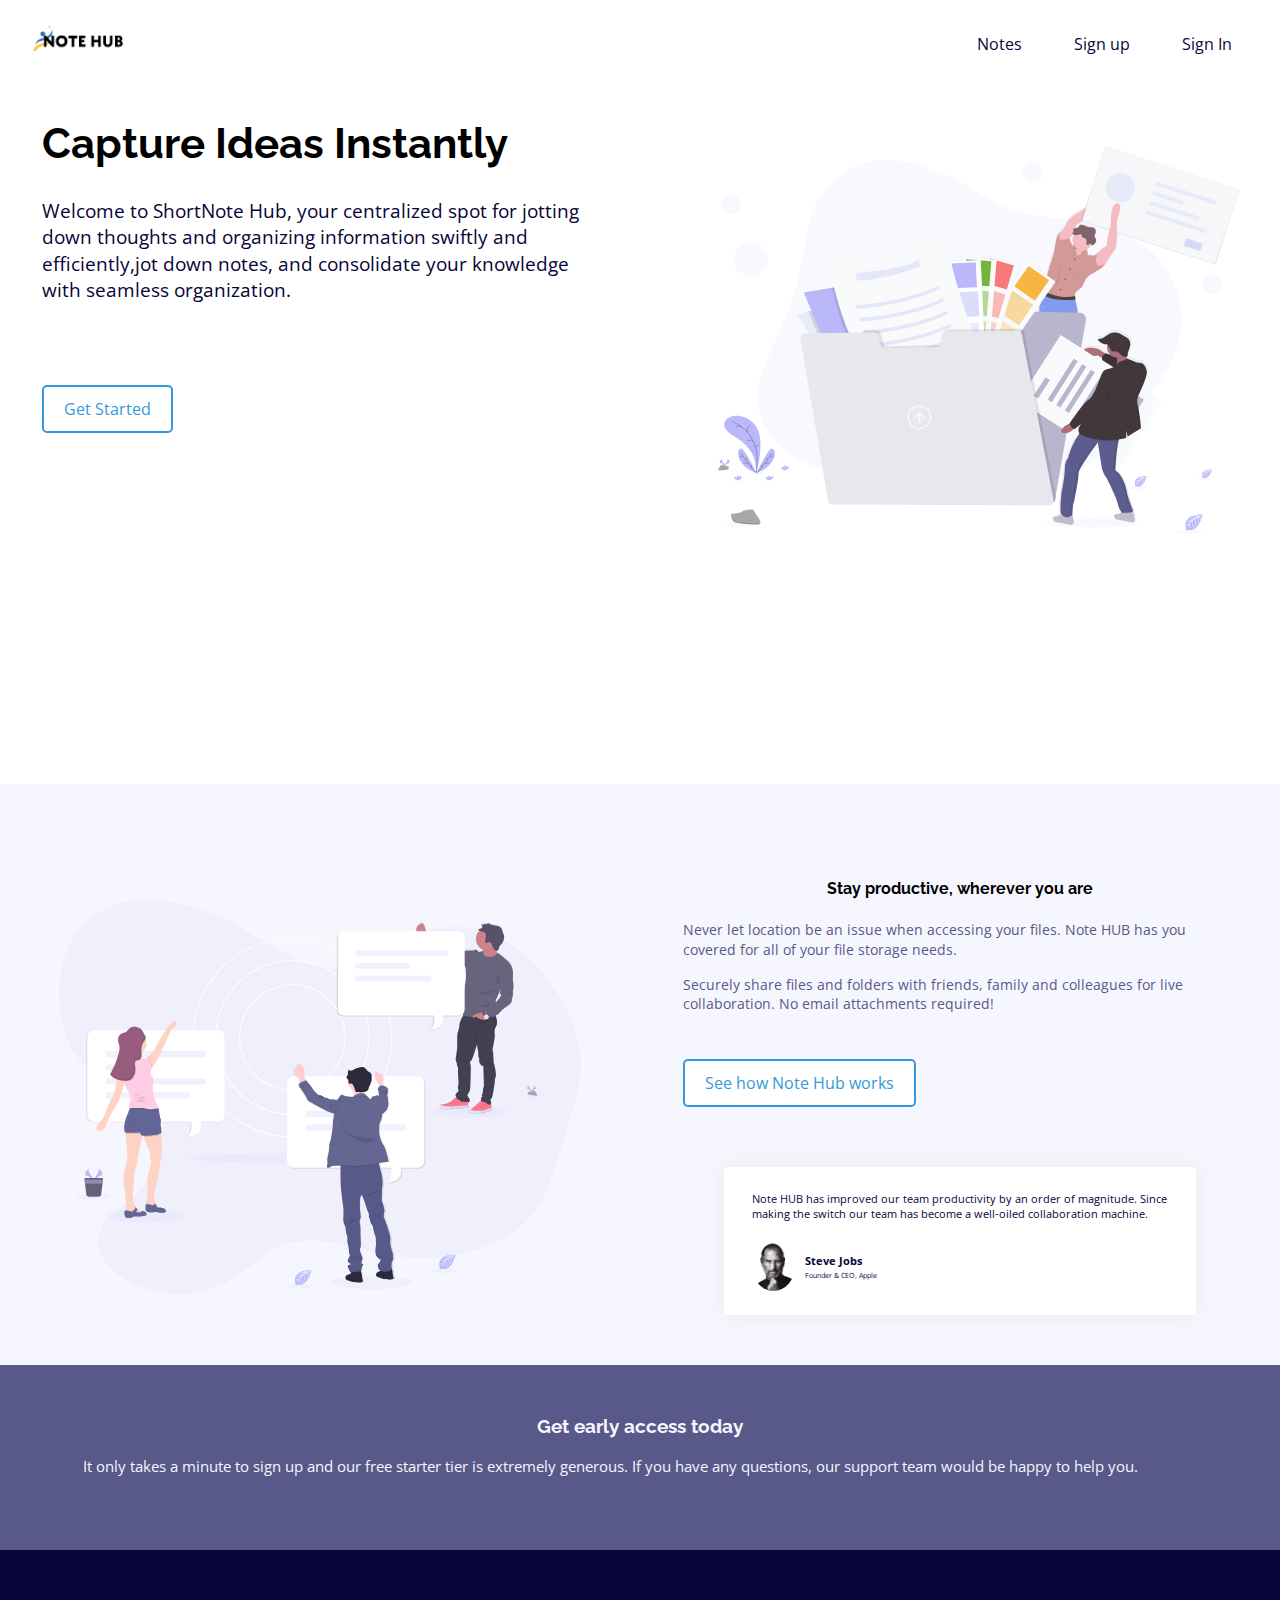
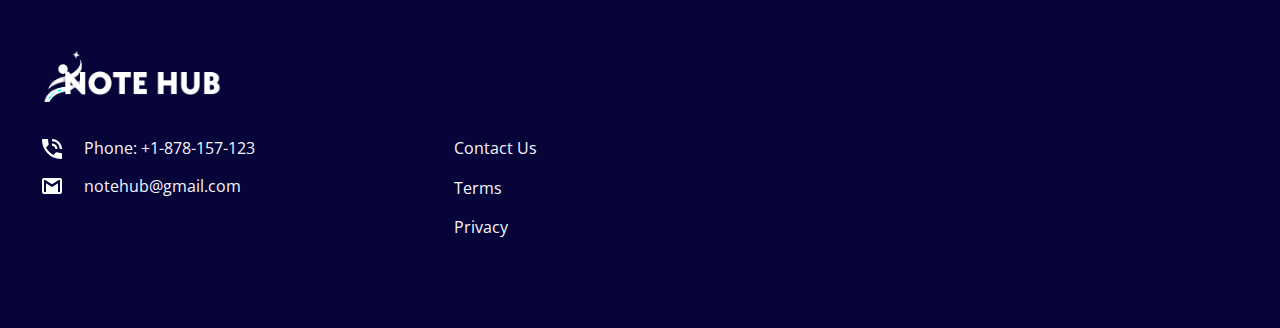
<file: index.html>
<!DOCTYPE html>
<html lang="en">

<head>
    <meta charset="UTF-8" />
    <meta name="viewport" content="width=device-width, initial-scale=1.0" />
    <link rel="stylesheet" href="pages/styles/index.css" />
    <link rel="stylesheet" href="https://use.fontawesome.com/releases/v5.15.4/css/all.css"
        integrity="sha384-DyZ88mC6Up2uqS4h/KRgHuoeGwBcD4Ng9SiP4dIRy0EXTlnuz47vAwmeGwVChigm" crossorigin="anonymous" />
    <title>Note Hub</title>
</head>

<body>
    <!-- Header -->
    <header>
        <div class="logo">
            <img src="pages/images/llogo.png" alt="">
        </div>
        <nav>
            <ul>
                <li><a href="pages/notes.html">Notes</a></li>
                <li><a href="pages/register.html">Sign up</a></li>
                <li><a href="pages/login.html">Sign In</a></li>
            </ul>
        </nav>
    </header>
    <!-- Main -->
    <main>
        <!-- Main part 1 -->
        <section class="main-1">
            <div class="container">
                <div class="row">
                    <img src="pages/images/illustration-1.svg" alt="" />
                    <div class="info">
                        <h1>Capture Ideas Instantly</h1>
                        <p>Welcome to ShortNote Hub, your centralized spot for jotting down
                            thoughts and organizing information swiftly and efficiently,jot down notes, and
                            consolidate your knowledge with seamless organization.</p>
                        <a href="pages/register.html" class="styled-button">Get Started</a>
                    </div>
                </div>
            </div>
        </section>

        <section class="main-2">

            <div class="container">
                <div class="row">
                    <img src="pages/images/illustration-2.svg" alt="" />

                    <div class="info">
                        <h2>Stay productive, wherever you are</h2>
                        <p>Never let location be an issue when accessing your files. Note HUB
                            has you covered for all of your file storage needs.</p>
                        <p>Securely share files and folders with friends, family and
                            colleagues for live collaboration. No email attachments
                            required!</p>
                        <a href="pages/register.html" class="styled-button"> See how Note Hub works</a>
                        <div class="quote">
                            <i class="fa fa-quote-left fa-1x"></i>
                            <p>Note HUB has improved our team productivity by an order of
                                magnitude. Since making the switch our team has become a
                                well-oiled collaboration machine.</p>
                            <div class="founder">
                                <img src="[data-uri]"
                                    alt="" />
                                <div class="details">
                                    <strong>Steve Jobs</strong>
                                    <strong>Founder & CEO, Apple</strong>
                                </div>
                            </div>
                        </div>
                    </div>
                </div>
            </div>
        </section>
        <!-- CTA -->
        <section class="cta">
            <div class="container">
                <div class="info">
                    <h2>Get early access today</h2>
                    <p>It only takes a minute to sign up and our free starter tier is
                        extremely generous. If you have any questions, our support team
                        would be happy to help you.</p>

                </div>
            </div>
        </section>
        <!-- Footer -->
        <div class="footer">
            <div class="container">
                <img src="pages/images/llogo.png" alt="" />
                <div class="footer-content">
                    <div class="col">
                        <div>
                            <img src="pages/images/icon-phone.svg" alt="" />
                            <p>Phone: +1-878-157-123</p>
                        </div>
                        <div>
                            <img src="pages/images/icon-email.svg" alt="" />
                            <p>notehub@gmail.com</p>
                        </div>
                    </div>
                    <div class="col">
                        <a href="#">Contact Us</a>
                        <a href="#">Terms</a>
                        <a href="#">Privacy</a>
                    </div>
                    <div class="col"></div>
                    <div class="col">
                        <a href="#"><i class="fa-facebook-f" aria-hidden="true"></i>Facebook</a>
                        <a href="#"><i class="fa-twitter" aria-hidden="true"></i>Twitter</a>
                        <a href="#"><i class="fa-instagram" aria-hidden="true"></i>Instagram</a>
                    </div>
                </div>
            </div>
        </div>
    </main>
</body>

</html>
</file>
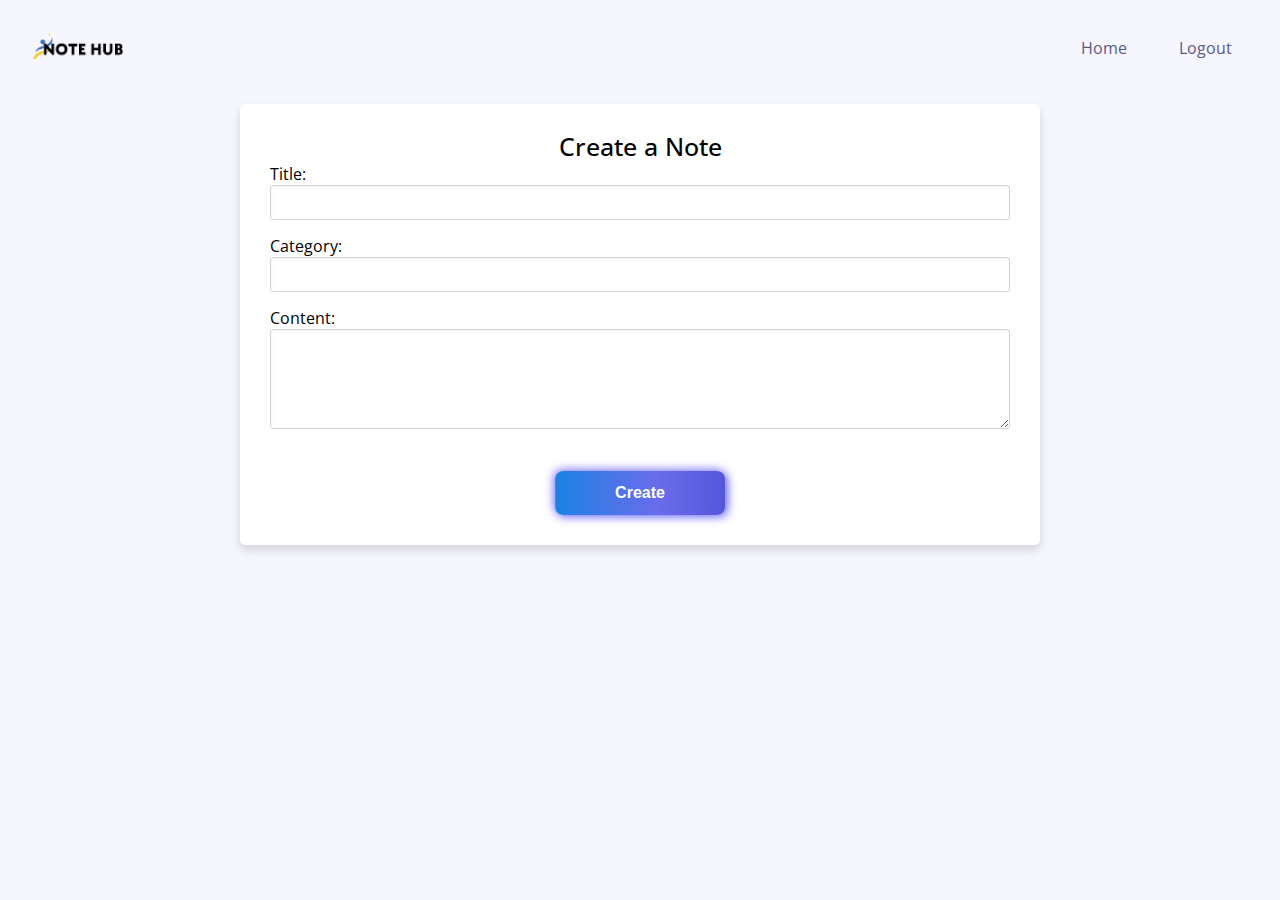
<file: pages/create.html>
<!DOCTYPE html>
<html lang="en">

<head>
  <meta charset="UTF-8">
  <meta name="viewport" content="width=device-width, initial-scale=1.0">
  <title>Create Note</title>
  <link rel="stylesheet" href="styles/create.css">
</head>

<body>
  <header>
    <div class="logo">
      <a href="../index.html"><img src="images/llogo.png" alt=""></a>
    </div>
    <nav>
      <ul>
        <li><a href="../index.html">Home</a></li>
        <li><a href="logout.html">Logout</a></li>
      </ul>
    </nav>
  </header>
  <div class="container">
    <h2>Create a Note</h2>
    <form method="post">
      <label for="note_title">Title:</label><br>
      <input type="text" id="note_title" name="note_title"><br>
      <label for="note_category">Category:</label><br>
      <input type="text" id="note_category" name="note_category"><br>
      <label for="note_content">Content:</label><br>
      <textarea id="note_content" name="note_content" rows="4"></textarea><br><br>
      <a href="notes.html">Create</a>
    </form>
  </div>
</body>

</html>
</file>
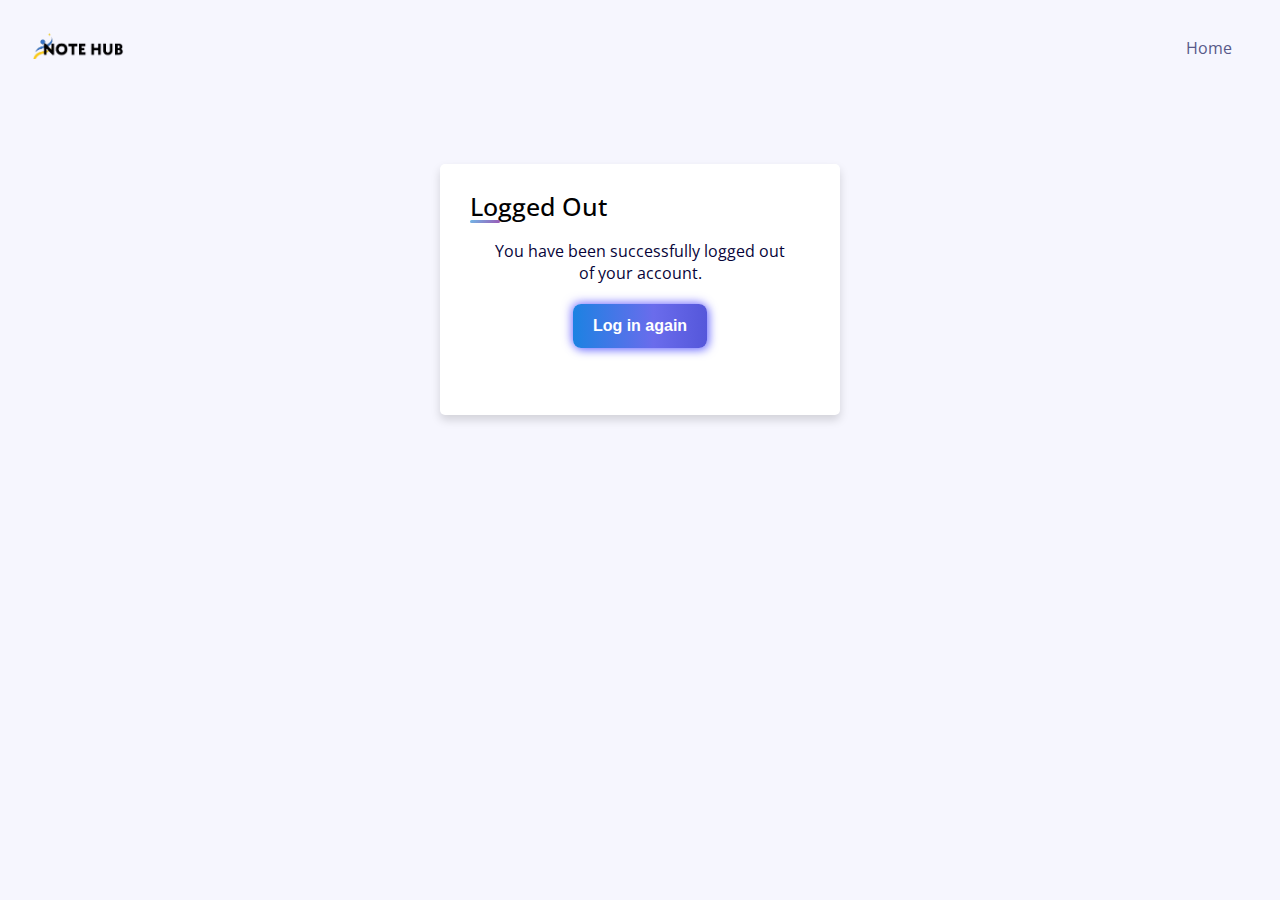
<file: pages/logout.html>
<!DOCTYPE html>
<html lang="en">

<head>
    <meta charset="UTF-8">
    <meta http-equiv="X-UA-Compatible" content="IE=edge">
    <meta name="viewport" content="width=device-width, initial-scale=1.0">
    <link rel="stylesheet" href="styles/logout.css">
    <title>Logged Out</title>

</head>

<body>
    <header>
        <div class="logo">
            <a href="../index.html"><img src="images/llogo.png" alt=""></a>
        </div>
        <nav>
            <ul>
                <li><a href="../index.html">Home</a></li>
            </ul>
        </nav>
    </header>
    <div class="whole">
        <div class="container">
            <div class="title">Logged Out</div>
            <div class="message">
                <p>You have been successfully logged out of your account.</p>
                <p>
                    <a href="login.html">Log in again</a>
                </p>
            </div>
        </div>
    </div>
    </div>
</body>

</html>
</file>
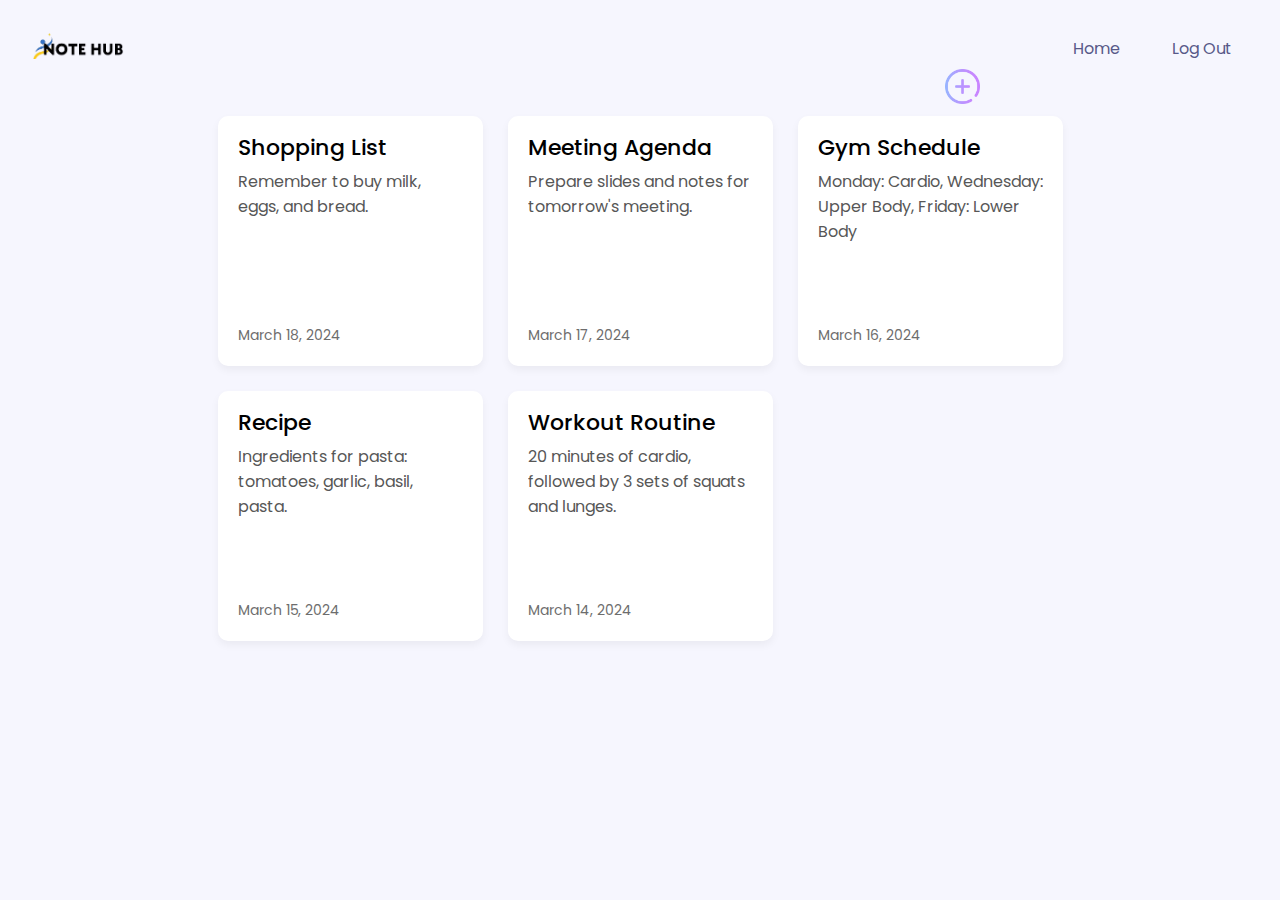
<file: pages/notes.html>
<!DOCTYPE html>
<html lang="en" dir="ltr">

<head>
  <meta charset="utf-8">
  <title>Notes</title>
  <link rel="stylesheet" href="styles/notes.css">
  <meta name="viewport" content="width=device-width, initial-scale=1.0">
  <!-- Iconscout Link For Icons -->
  <link rel="stylesheet" href="https://unicons.iconscout.com/release/v4.0.0/css/line.css">
</head>

<body>
  <header>
    <div class="logo">
      <a href="../index.html"><img src="images/llogo.png" alt=""></a>
    </div>
    <nav>
      <ul>
        <li><a href="../index.html">Home</a></li>
        <li><a href="logout.html">Log Out</a></li>
      </ul>
    </nav>
  </header>
  <a href="create.html">
    <div class="plus-icon">
      <img src="images/plus.png" alt="plus icon">
    </div>
  </a>
  <div class="wrapper">
    <div class="note">
      <div class="details">
        <p>Shopping List</p>
        <span>Remember to buy milk, eggs, and bread.</span>
      </div>
      <div class="bottom-content">
        <span>March 18, 2024</span>
      </div>
    </div>
    <div class="note">
      <div class="details">
        <p>Meeting Agenda</p>
        <span>Prepare slides and notes for tomorrow's meeting.</span>
      </div>
      <div class="bottom-content">
        <span>March 17, 2024</span>
      </div>
    </div>
    <div class="note">
      <div class="details">
        <p>Gym Schedule</p>
        <span>Monday: Cardio, Wednesday: Upper Body, Friday: Lower Body</span>
      </div>
      <div class="bottom-content">
        <span>March 16, 2024</span>
      </div>
    </div>
    <div class="note">
      <div class="details">
        <p>Recipe</p>
        <span>Ingredients for pasta: tomatoes, garlic, basil, pasta.</span>
      </div>
      <div class="bottom-content">
        <span>March 15, 2024</span>
      </div>
    </div>
    <div class="note">
      <div class="details">
        <p>Workout Routine</p>
        <span>20 minutes of cardio, followed by 3 sets of squats and lunges.</span>
      </div>
      <div class="bottom-content">
        <span>March 14, 2024</span>
      </div>
    </div>
  </div>
</body>

</html>
</file>
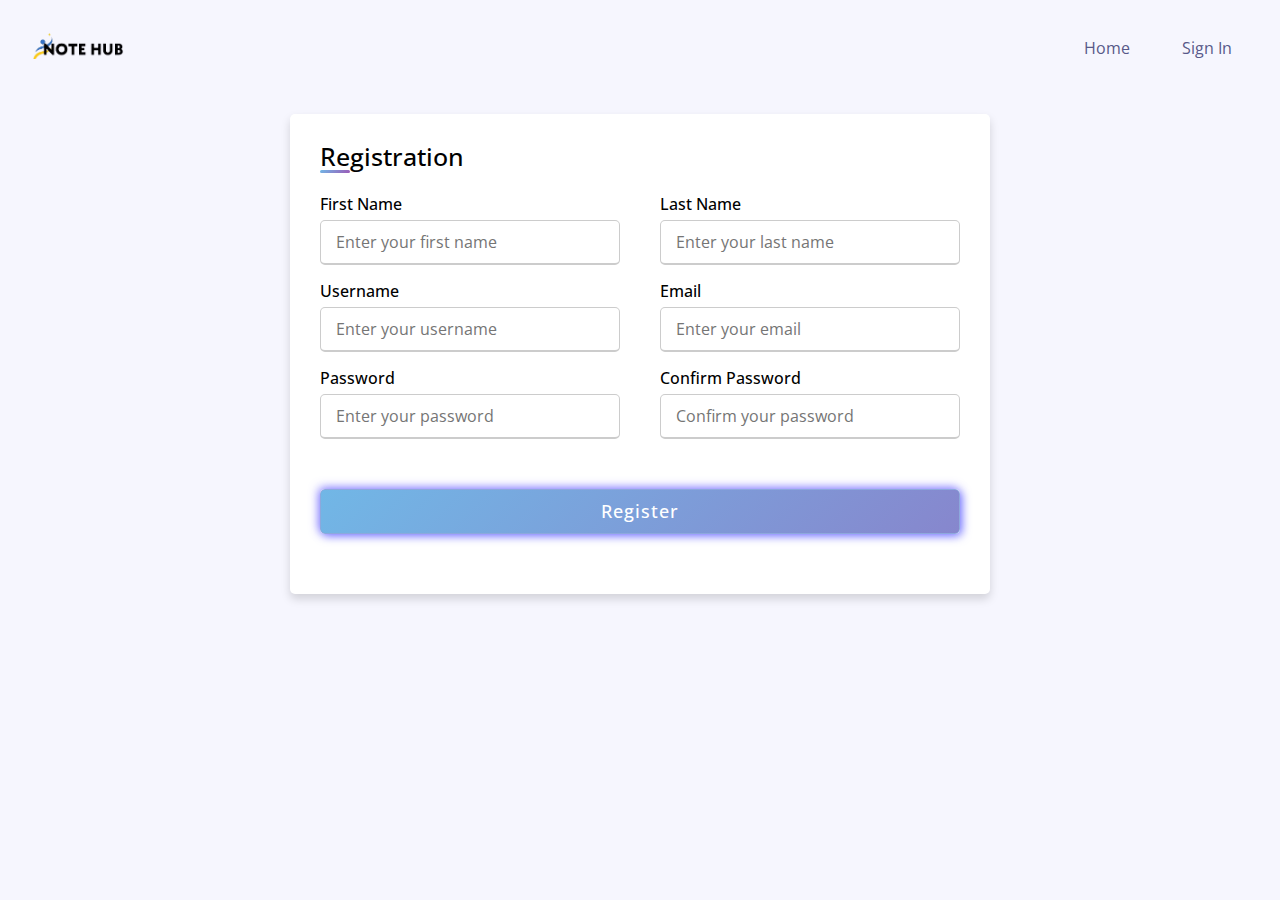
<file: pages/register.html>
<!DOCTYPE html>
<html lang="en">

<head>
  <meta charset="UTF-8">
  <meta http-equiv="X-UA-Compatible" content="IE=edge">
  <meta name="viewport" content="width=device-width, initial-scale=1.0">
  <link rel="stylesheet" href="styles/register.css" />
  <link rel="stylesheet" href="https://cdnjs.cloudflare.com/ajax/libs/font-awesome/5.15.2/css/all.min.css" />
</head>

<body>
  <header>
    <div class="logo">
      <a href="../index.html"><img src="images/llogo.png" alt=""></a>
    </div>
    <nav>
      <ul>
        <li><a href="../index.html">Home</a></li>
        <li><a href="login.html">Sign In</a></li>
      </ul>
    </nav>
  </header>
  <div class="whole">
    <div class="container">
      <div class="title">Registration</div>
      <div class="content">
        <form method="post" action="{% url 'register' %}">
          <div class="user-details">
            <form action="#">
              <div class="input-box">
                <span class="details">First Name</span>
                <input type="text" placeholder="Enter your first name" required>
              </div>
              <div class="input-box">
                <span class="details">Last Name</span>
                <input type="text" placeholder="Enter your last name" required>
              </div>
              <div class="input-box">
                <span class="details">Username</span>
                <input type="text" placeholder="Enter your username" required>
              </div>
              <div class="input-box">
                <span class="details">Email</span>
                <input type="text" placeholder="Enter your email" required>
              </div>
              <div class="input-box">
                <span class="details">Password</span>
                <input type="text" placeholder="Enter your password" required>
              </div>
              <div class="input-box">
                <span class="details">Confirm Password</span>
                <input type="text" placeholder="Confirm your password" required>
              </div>
          </div>
          <div class="button">
            <form action="login.html">
              <input type="submit" value="Register" onclick="window.location.href = '../index.html';">
            </form>
          </div>
        </form>
      </div>
    </div>
  </div>
</body>

</html>
</file>
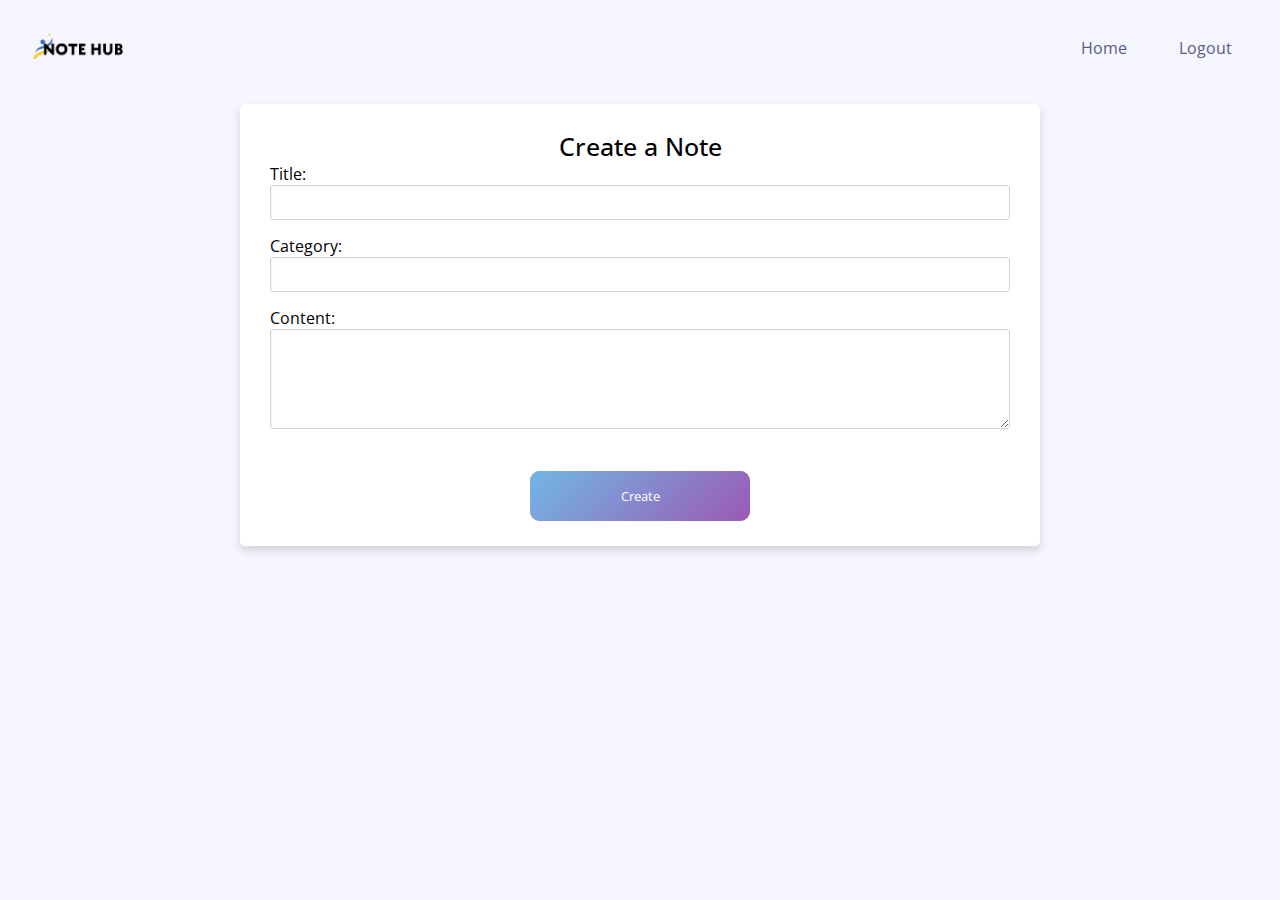
<file: users/create.html>
<!DOCTYPE html>
<html lang="en">
<head>
  <meta charset="UTF-8">
  <meta name="viewport" content="width=device-width, initial-scale=1.0">
  <title>Create Note</title>
  <link rel="stylesheet" href="styles/create.css">
</head>
<body>
  <header>
    <div class="logo">
      <a href="../index.html"><img src="images/llogo.png" alt=""></a>
    </div>
    <nav>
      <ul>
        <li><a href="../index.html">Home</a></li>
        <li><a href="logout.html">Logout</a></li>
      </ul>
    </nav>
  </header>
  <div class="container">
    <h2>Create a Note</h2>
    <form action="#" method="post">
      <label for="note_title">Title:</label><br>
      <input type="text" id="note_title" name="note_title"><br>
      <label for="note_category">Category:</label><br>
      <input type="text" id="note_category" name="note_category"><br>
      <label for="note_content">Content:</label><br>
      <textarea id="note_content" name="note_content" rows="4"></textarea><br><br>
      <button class="glow-on-hover">Create</button>
    </form>
  </div>
</body>
</html>
</file>
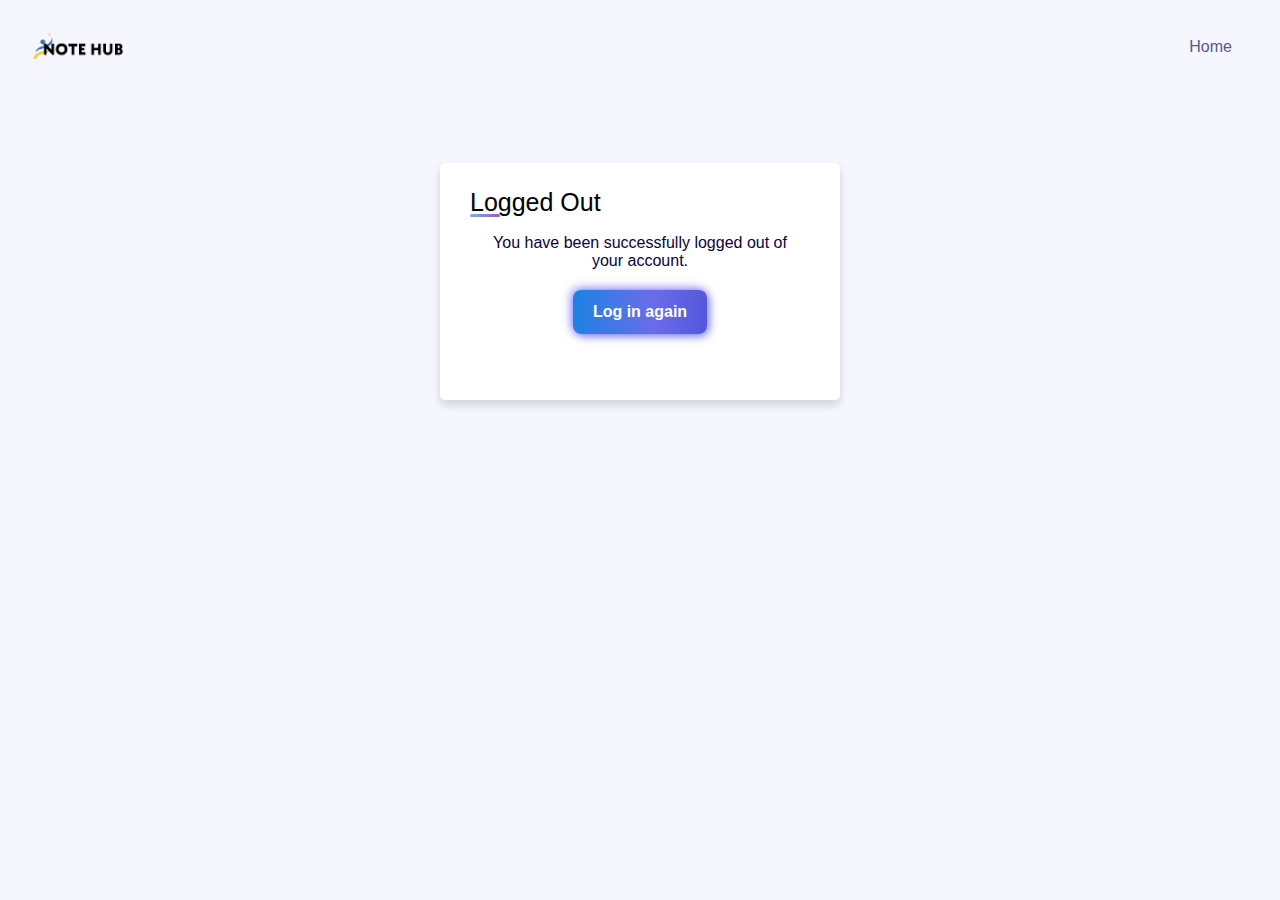
<file: users/logout.html>
<!DOCTYPE html>
<html lang="en">

<head>
    <meta charset="UTF-8">
    <meta http-equiv="X-UA-Compatible" content="IE=edge">
    <meta name="viewport" content="width=device-width, initial-scale=1.0">
    <link rel="stylesheet" href="styles/logout.css">
    <title>Logged Out</title>
    
</head>

<body>
    <header>
        <div class="logo">
            <a href="../index.html"><img src="images/llogo.png" alt=""></a>
        </div>
        <nav>
          <ul>
            <li><a href="../index.html">Home</a></li>
        </ul>
        </nav>
    </header>
    <div class="whole">
        <div class="container">
            <div class="title">Logged Out</div>
           <div class="message"><p>You have been successfully logged out of your account.</p>

            <p>
                    <a href="login.html">Log in again</a>
                </p></div>
            </div>
        </div>
    </div>
</body>

</html>
</file>
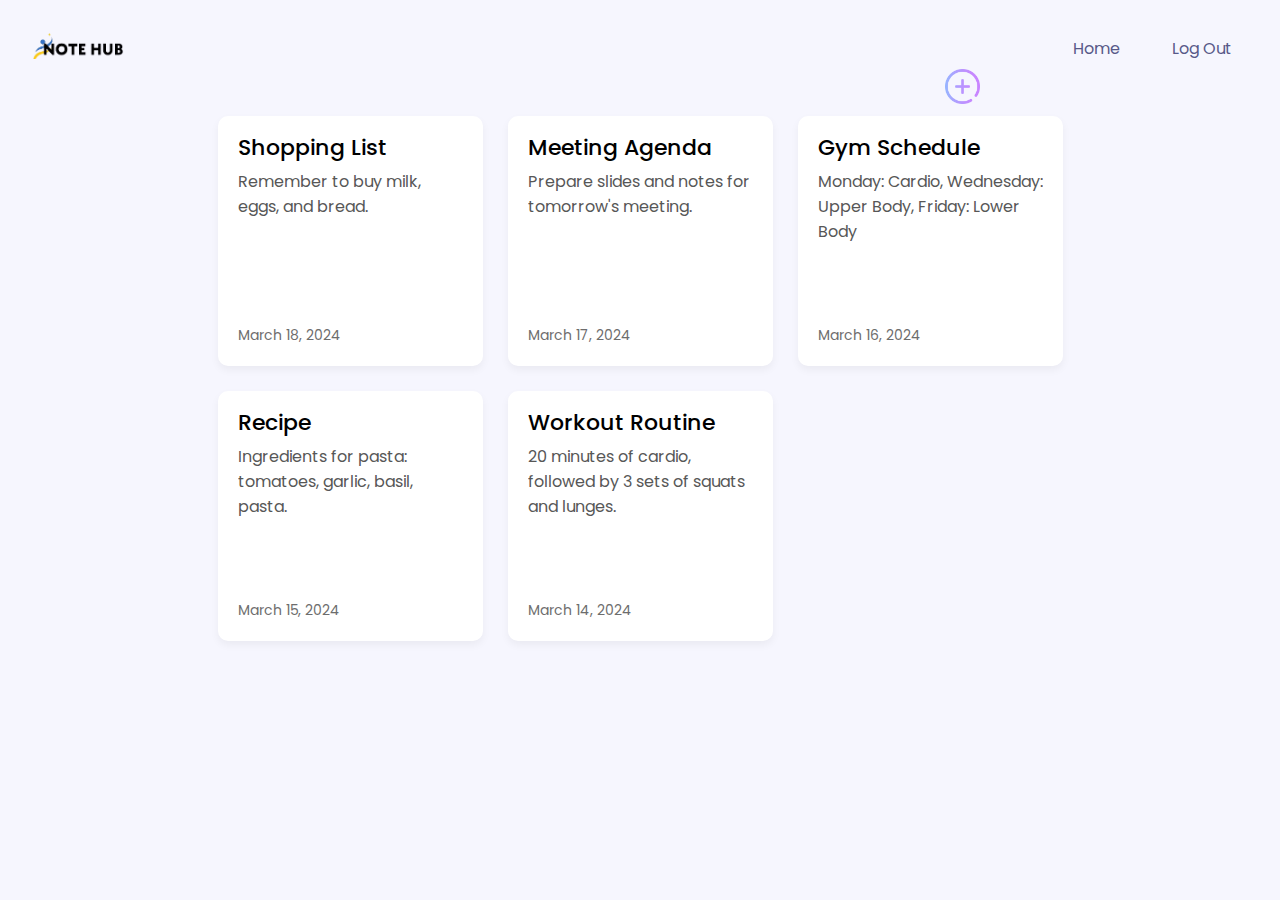
<file: users/notes.html>
<!DOCTYPE html>
<html lang="en" dir="ltr">

<head>
  <meta charset="utf-8">
  <title>Notes</title>
  <link rel="stylesheet" href="styles/notes.css">
  <meta name="viewport" content="width=device-width, initial-scale=1.0">
  <!-- Iconscout Link For Icons -->
  <link rel="stylesheet" href="https://unicons.iconscout.com/release/v4.0.0/css/line.css">
</head>

<body>
  <header>
    <div class="logo">
      <a href="../index.html"><img src="images/llogo.png" alt=""></a>
    </div>
    <nav>
      <ul>
        <li><a href="../index.html">Home</a></li>
        <li><a href="logout.html">Log Out</a></li>
      </ul>
    </nav>
  </header>
  <a href="create.html"><div class="plus-icon" >
    <img src="images/plus.png" alt="plus icon">
  </div></a>
  <div class="wrapper">
    <div class="note">
      <div class="details">
        <p>Shopping List</p>
        <span>Remember to buy milk, eggs, and bread.</span>
      </div>
      <div class="bottom-content">
        <span>March 18, 2024</span>
      </div>
    </div>
    <div class="note">
      <div class="details">
        <p>Meeting Agenda</p>
        <span>Prepare slides and notes for tomorrow's meeting.</span>
      </div>
      <div class="bottom-content">
        <span>March 17, 2024</span>
      </div>
    </div>
    <div class="note">
      <div class="details">
        <p>Gym Schedule</p>
        <span>Monday: Cardio, Wednesday: Upper Body, Friday: Lower Body</span>
      </div>
      <div class="bottom-content">
        <span>March 16, 2024</span>
      </div>
    </div>
    <div class="note">
      <div class="details">
        <p>Recipe</p>
        <span>Ingredients for pasta: tomatoes, garlic, basil, pasta.</span>
      </div>
      <div class="bottom-content">
        <span>March 15, 2024</span>
      </div>
    </div>
    <div class="note">
      <div class="details">
        <p>Workout Routine</p>
        <span>20 minutes of cardio, followed by 3 sets of squats and lunges.</span>
      </div>
      <div class="bottom-content">
        <span>March 14, 2024</span>
      </div>
    </div>
  </div>
</body>

</html>
</file>
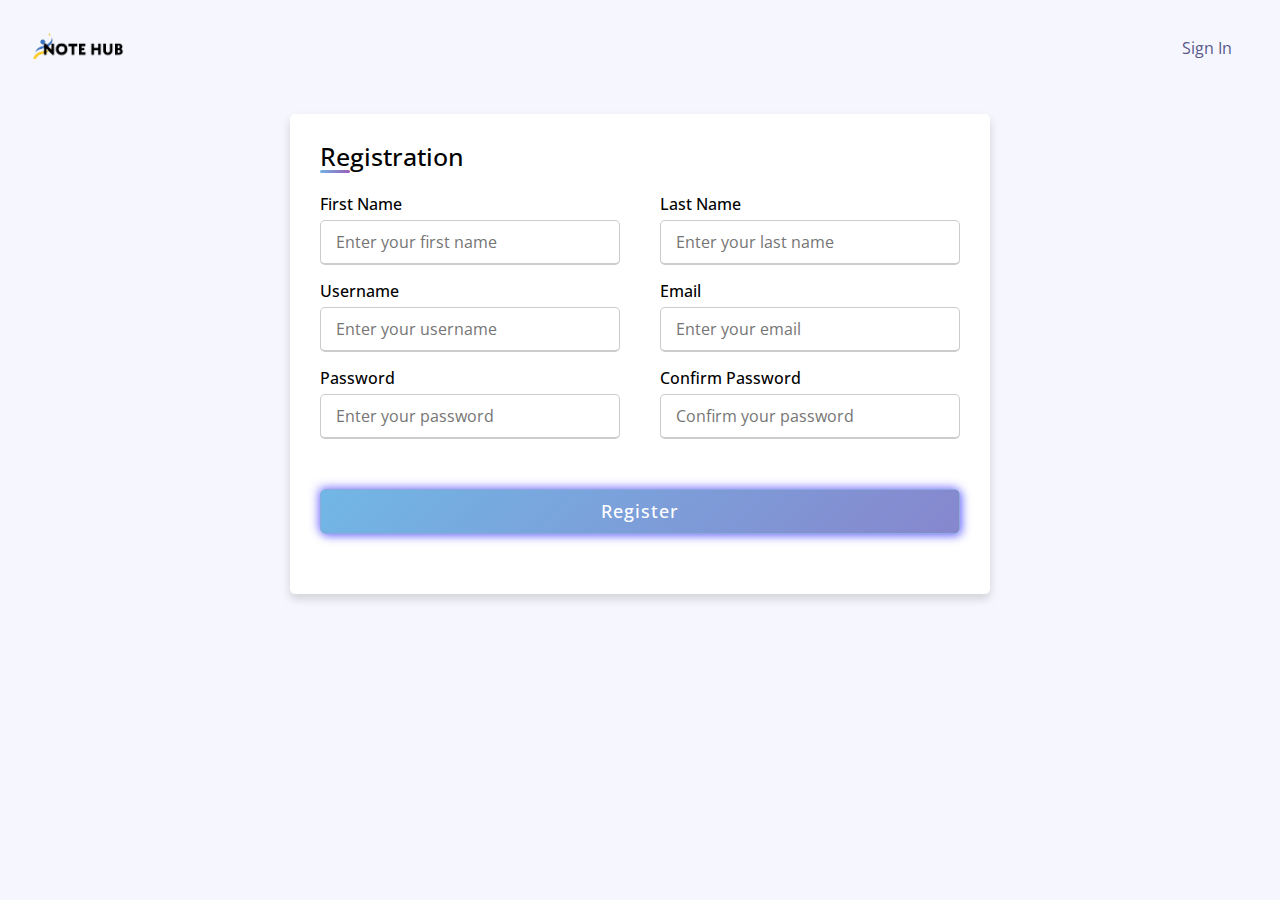
<file: users/register.html>
<!DOCTYPE html>
<html lang="en">
<head>
    <meta charset="UTF-8">
    <meta http-equiv="X-UA-Compatible" content="IE=edge">
    <meta name="viewport" content="width=device-width, initial-scale=1.0">
    <link rel="stylesheet" href="styles/register.css" />
    <link rel="stylesheet" href="https://cdnjs.cloudflare.com/ajax/libs/font-awesome/5.15.2/css/all.min.css"/>

    
</head>
<body>
     <header>
    
    <div class="logo">
      <a href="../index.html"><img src="images/llogo.png" alt=""></a>
    </div>
    <nav>
      <ul>
        <li><a href="login.html">Sign In</a></li>
      </ul>
    </nav>
  </header>
  <div class="whole">
    <div class="container">
        <div class="title">Registration</div>
        <div class="content">
            <form method="post" action="{% url 'register' %}">
                
                

                <div class="user-details">
                  <form action="#">
                    
                      <div class="input-box">
                        <span class="details">First Name</span>
                        <input type="text" placeholder="Enter your first name" required>
                      </div>
                      <div class="input-box">
                        <span class="details">Last Name</span>
                        <input type="text" placeholder="Enter your last name" required>
                      </div>
                      <div class="input-box">
                        <span class="details">Username</span>
                        <input type="text" placeholder="Enter your username" required>
                      </div>
                      <div class="input-box">
                        <span class="details">Email</span>
                        <input type="text" placeholder="Enter your email" required>
                      </div>
                      <div class="input-box">
                        <span class="details">Password</span>
                        <input type="text" placeholder="Enter your password" required>
                      </div>
                      <div class="input-box">
                        <span class="details">Confirm Password</span>
                        <input type="text" placeholder="Confirm your password" required>
                      </div>
                </div>

                <div class="button">
                  <form action="login.html">
                      <input type="submit" value="Register">
                  </form>
              </div>
            </form>
        </div>
    </div>
</div>
</body>
</html>
</file>
<file: pages/styles/index.css>
@import url("https://fonts.googleapis.com/css2?family=Open+Sans&family=Raleway:wght@400;700&display=swap");
@import url("https://fonts.googleapis.com/css2?family=Raleway:wght@400;700&display=swap");
@import url("https://fonts.googleapis.com/css2?family=Open+Sans&display=swap");
* {
  margin: 0;
  padding: 0;
  box-sizing: border-box;
  font-family: "Open Sans", sans-serif;
}

:root {
  font-family: "Open Sans", sans-serif;
  --very-dark-blue:hsl(243, 87%, 12%);
  --desaturated-blue:hsl(238, 22%, 44%);
  --bright-blue:hsl(224, 93%, 58%);
  --moderate-cyan:hsl(170, 45%, 43%);
  --light-grayish-blue:hsl(240, 75%, 98%);
  --light-gray:hsl(0, 0%, 75%);
}

header {
  display: flex;
  justify-content: space-between;
  align-items: center;
}
header .logo {
  cursor: pointer;
  padding-top: 1.5rem;
  margin-left: 2rem;
}
header .logo img {
  width: 45%;
}
header nav ul {
  list-style: none;
  padding-top: 2rem;
}
header nav ul li {
  display: inline;
  margin-right: 3rem;
}
header nav ul li a {
  color: var(--very-dark-blue);
  text-decoration: none;
  position: relative;
}
header nav ul li a::after {
  content: "";
  width: 0%;
  height: 0.2rem;
  background-color: #9874e0;
  position: absolute;
  border-radius: 1rem;
  bottom: -0.3rem;
  left: 50%;
  transition: 0.4s;
}
header nav ul li a:hover::after {
  width: 100%;
  left: 0;
}

* {
  box-sizing: border-box;
}

body {
  margin: 0;
  min-width: 350px;
  display: grid;
  min-height: 100vh;
}
body > footer:last-of-type {
  background: hsl(243, 87%, 12%);
  padding: 30px 0 5px;
}

.attribution {
  font-size: 11px;
  text-align: center;
  color: white;
}
.attribution a {
  color: hsl(178, 84%, 66%);
}

i {
  font-family: "Font Awesome 5 Brands";
  font-style: normal;
}

.styled-button {
  display: inline-block;
  padding: 10px 20px;
  font-size: 16px;
  text-align: center;
  text-decoration: none;
  cursor: pointer;
  border: 2px solid #3498db;
  border-radius: 5px;
  color: #3498db;
  margin-top: 2.8125em;
  margin-bottom: 3.75em;
  background-color: #fff;
  transition: background-color 0.3s, color 0.3s, border-color 0.3s;
  line-height: 1.5;
  vertical-align: middle;
}
.styled-button:hover {
  background-color: #3498db;
  color: #fff;
}

img {
  max-width: 94%;
}

strong {
  display: block;
}

h2, h1 {
  font-family: "Raleway", sans-serif;
  font-weight: 700;
}

h2, h1 {
  margin: 0;
}

p {
  margin: 0;
  line-height: 1.4;
}

a {
  color: var(--light-grayish-blue);
  text-decoration: none;
}

.row .info > p:first-of-type {
  margin-top: 1.5625em;
  line-height: 1.4;
}

/** Large devices (desktops, 992px and up) **/
@media (min-width: 992px) {
  .container {
    padding: 3.125em 0.625em !important;
    max-width: 81.875em;
    margin: auto;
    width: 95%;
  }
}
/* Header */
header {
  margin-bottom: 3.125em;
}
header .container {
  display: flex;
  justify-content: space-between;
  align-items: center;
  padding: 1.5625em;
}
header .container img {
  width: 5em;
  height: fit-content;
}

/** Large devices (desktops, 992px and up) **/
@media (min-width: 992px) {
  header {
    margin-bottom: 0.3125em;
  }
  header .container img {
    width: 10.9375em;
  }
}
/* Main */
main {
  display: grid;
}

/* Main part 1 */
.main-1 {
  margin-bottom: 6.375em;
}
.main-1 .container {
  padding: 1.875em;
}
.main-1 .row {
  display: grid;
  grid-template-columns: repeat(auto-fit, minmax(280px, 1fr));
  align-items: center;
  gap: 5em;
}
.main-1 img {
  margin: 35px;
  width: 100%;
}
.main-1 .info {
  text-align: center;
}
.main-1 .info > h1 {
  font-size: 1.5625em;
}
.main-1 .info > p {
  color: var(--very-dark-blue);
  font-size: 0.9375em;
  margin-bottom: 1.875em;
}
.main-1 form {
  display: grid;
  gap: 1em;
}

/** Large devices (desktops, 992px and up) **/
@media (min-width: 992px) {
  .main-1 {
    margin-bottom: 10.3125em;
  }
  .main-1 form {
    width: 90%;
    grid-template-columns: calc(60% - 0.5em) calc(40% - 0.5em);
  }
  .main-1 input[type=submit] {
    padding: 1.1875em;
  }
  .main-1 .row .info {
    order: -1;
    text-align: left;
    transform: translateY(-2.125em);
  }
  .main-1 .info h1 {
    font-size: 2.625em;
  }
  .main-1 .info p {
    font-size: 1.1875em;
  }
}
/* Main part 2 */
.main-2 {
  background: var(--light-grayish-blue);
  position: relative;
}
.main-2 .container {
  padding: 1.25em;
  padding-bottom: 5em;
}
.main-2 .row {
  margin-top: 2.8125em;
  display: grid;
  grid-template-columns: repeat(auto-fit, minmax(272px, 1fr));
  align-items: center;
  gap: 5.3125em;
}
.main-2 .row > img {
  margin: auto;
  width: 100%;
}
.main-2 .info > h2 {
  text-align: center;
  font-size: 1.00625em;
}
.main-2 .info > p {
  width: 95%;
  color: var(--desaturated-blue);
  font-size: 0.875em;
}
.main-2 .info > p:last-of-type {
  margin-top: 1.125em;
}

.quote {
  width: 85%;
  margin: auto;
  background: white;
  box-shadow: 0 0 1.375em 0 rgba(0, 0, 0, 0.06);
  padding: 1.5em 0.875em 1.5em 1.75em;
  border-radius: 0.25em;
}
.quote > p {
  font-size: 0.675em;
  color: var(--very-dark-blue);
}
.quote i {
  font-size: 0.8125em;
  margin-bottom: 0.8125em;
}

.founder {
  display: flex;
  align-items: center;
  gap: 0.625em;
  margin-top: 1.25em;
  color: var(--very-dark-blue);
}
.founder img {
  width: 10%;
  border-radius: 50%;
  height: fit-content;
}
.founder strong:first-of-type {
  font-size: 0.6875em;
}
.founder strong:last-of-type {
  font-size: 0.44375em;
  font-weight: 400;
  margin-top: 0.3125em;
}

/* CTA */
.cta {
  color: var(--light-grayish-blue);
  background: var(--desaturated-blue);
}
.cta .container {
  padding: 3.75em 2.1875em 4.6875em;
  display: grid;
  grid-template-columns: repeat(auto-fit, minmax(18.625em, 1fr));
}
.cta .info h2 {
  text-align: center;
  font-size: 1.1875em;
  margin-bottom: 1.0625em;
}
.cta .info p {
  text-align: center;
  font-size: 0.90625em;
  width: 95%;
  margin-bottom: 1.5625em;
}
.cta form {
  display: grid;
  gap: 0.5625em;
  width: 85%;
  margin: auto;
}

.footer {
  color: var(--light-grayish-blue);
  background: var(--very-dark-blue);
}
.footer .container {
  padding: 3.4375em 2.1875em;
}
.footer .container > img {
  filter: invert(1) brightness(100);
  width: 11.25em;
  margin-bottom: 1.875em;
}

.footer-content {
  display: grid;
  gap: 3.125em;
  grid-template-columns: repeat(auto-fit, minmax(17.8125em, 1fr));
}
.footer-content .col:nth-child(1) div {
  display: flex;
  align-items: center;
  gap: 1.375em;
}
.footer-content .col:nth-child(1) div:first-child {
  margin-bottom: 0.9375em;
}
.footer-content .col img:nth-child(1) {
  width: 1.25em;
}
.footer-content .col:nth-child(1) div img {
  height: fit-content;
}
.footer-content .col:nth-child(2) {
  display: grid;
  gap: 1.09375em;
}
.footer-content .col:nth-child(2) div img {
  height: fit-content;
}
.footer-content .col:nth-child(3) {
  display: grid;
  gap: 1.09375em;
}
.footer-content .col:nth-child(2) a, .footer-content .col:nth-child(3) a {
  transition: 0.3s;
}
.footer-content .col:last-child {
  font-size: 0;
  display: flex;
  gap: 1rem;
  justify-content: center;
}
.footer-content .col:last-child a {
  display: block;
}
.footer-content .col:last-child i::before {
  font-size: 1rem;
  display: inline-block;
  width: 1.125em;
  height: 1.125em;
  border-radius: 50%;
  border: 0.0625em solid var(--light-grayish-blue);
  padding: 0.375em;
  text-align: center;
  transition: 0.3s;
}
.footer-content a:hover {
  color: var(--bright-blue);
}
.footer-content a:hover i::before {
  border-color: var(--bright-blue) !important;
}

/** Large devices (desktops, 992px and up) **/
@media (min-width: 992px) {
  .footer .container {
    margin-top: 3.125em;
    margin-bottom: 2.5em;
  }
  .footer-content {
    gap: 0;
    grid-template-columns: 1.5fr 1fr 0.85fr 1fr;
  }
  .footer-content .col:last-child {
    justify-content: flex-start;
  }
}
/* Media Query for Smartphones */
@media only screen and (max-width: 600px) {
  /* General */
  header .logo {
    margin-left: 0.5rem;
  }
  header nav ul li {
    margin-right: 0.5rem;
  }
  /* Main part 1 */
  .main-1 .container {
    padding: 2rem;
  }
  .main-1 .row {
    grid-template-columns: 1fr;
    gap: 1.5rem;
    text-align: center;
  }
  .main-1 .info h1 {
    font-size: 1.5rem;
  }
  .main-1 .info p {
    font-size: 0.875rem;
  }
  /* Main part 2 */
  .main-2::before {
    top: -2rem;
  }
  .main-2 .container {
    padding: 1.5rem;
    padding-bottom: 4rem;
  }
  .main-2 .row {
    grid-template-columns: 1fr;
    gap: 2rem;
    text-align: center;
  }
  .main-2 .info > h2 {
    font-size: 1.125rem;
  }
  .main-2 .info > p {
    font-size: 0.875rem;
  }
  .quote {
    padding: 1.5rem 1rem;
  }
  .quote > p {
    font-size: 0.75rem;
  }
  .founder img {
    width: 20%;
  }
  .founder strong:first-of-type {
    font-size: 0.6875rem;
  }
  .founder strong:last-of-type {
    font-size: 0.4375rem;
  }
  /* CTA */
  .cta .container {
    padding: 3rem 1.75rem;
  }
  .cta .info h2 {
    font-size: 1.125rem;
    margin-bottom: 1rem;
  }
  .cta .info p {
    font-size: 0.875rem;
    margin-bottom: 1.5rem;
  }
  /* Footer */
  .footer .container {
    padding: 2.1875rem 1.75rem;
  }
  .footer-content .col div {
    margin-bottom: 1rem;
  }
  .footer-content .col:last-child {
    justify-content: space-around;
  }
  .footer-content .col:last-child i::before {
    font-size: 0.875rem;
    padding: 0.375rem;
  }
}
@media only screen and (max-width: 600px) {
  header nav ul {
    font-size: 0.6rem;
  }
  header nav ul li {
    margin: 0.5rem;
  }
}

/*# sourceMappingURL=index.css.map */
</file>
<file: pages/styles/create.css>
@import url('https://fonts.googleapis.com/css2?family=Open+Sans&family=Raleway:wght@400;700&display=swap');

* {
  margin: 0;
  padding: 0;
  box-sizing: border-box;
  font-family: 'Open Sans', sans-serif;
}

header {
  display: flex;
  justify-content: space-between;
  align-items: center;
}

header .logo {
  cursor: pointer;
  padding-top: 2rem;
  margin-left: 2rem;
}

header .logo img {
  width: 45%;
}

header nav ul {
  list-style: none;
  padding-top: 2rem;
}

header nav ul li {
  display: inline;
  margin-right: 3rem;
}

header nav ul li a {
  color: hsl(238, 22%, 44%);
  text-decoration: none;
  position: relative;
}

header nav ul li a::after {
  content: '';
  width: 0%;
  height: 0.2rem;
  background-color: #9874e0;
  position: absolute;
  border-radius: 1rem;
  bottom: -0.3rem;
  left: 50%;
  transition: 0.4s;
}

header nav ul li a:hover::after {
  width: 100%;
  left: 0;
}

body {
  height: 100vh;
  background: hsl(240, 75%, 98%);
}


@import url('https://fonts.googleapis.com/css2?family=Poppins:wght@200;300;400;500;600;700&display=swap');

.whole {
  justify-content: center;
  margin: 300px auto;

}

.container {
  max-width: 800px;
  width: 100%;
  margin: 0 auto;
  background-color: #fff;
  padding: 25px 30px;
  border-radius: 5px;
  position: relative;
  margin-top: 40px;
  box-shadow: 0 5px 10px rgba(0, 0, 0, 0.15);
}

h2 {
  font-size: 25px;
  font-weight: 500;
  text-align: center;
}

h2:hover {
  color: linear-gradient(135deg, #196191, #9b59b6);
}


@media(max-width: 584px) {
  .container {
    max-width: 90%;
  }


  form .user-details .input-box {
    margin-bottom: 15px;
    width: 100%;
  }

  form .category {
    width: 100%;
  }

  .content form .user-details {
    max-height: 300px;
    overflow-y: scroll;
  }

  .user-details::-webkit-scrollbar {
    width: 5px;
  }
}

@media(max-width: 459px) {
  .container .content .category {
    flex-direction: column;
  }
}


input,
select,
textarea {
  background-color: #FFFFFF;
  border: 1px solid lightgray;
  border-radius: 3px;
  box-shadow: inset 1px 1px 3px 0 rgba(101, 200, 249, 0.1);
  height: 35px;
  padding: 10px;
  transition: border-color 0.5s ease;
  width: 100%;
  margin-bottom: 15px;
}

input:active,
input:focus,
textarea:active,
textarea:focus {
  border: 1px solid #b97be2;
  outline: none;
}

textarea {
  height: 100px;
}

.container form a {
  left: 50%;
  transform: translateX(-50%);
  animation: 0.8s ease infinite alternate running shimmer;
  background: linear-gradient(90deg, #1c82e2 0%, #6a6cec 30%, #3032bb 85%);
  background-size: 200% 100%;
  border: none;
  display: inline-block;
  border-radius: 8px;
  box-shadow: -2px -2px 10px rgba(86, 71, 255, 0.5), 2px 2px 10px rgba(0, 8, 255, 0.5);
  color: #ffffff;
  cursor: pointer;
  font-family: 'Inter', sans-serif;
  font-size: 16px;
  font-weight: 600;
  line-height: 20px;
  overflow: hidden;
  padding: 12px 60px;
  position: relative;
  text-decoration: none;
  transition: 0.3s;
}


@keyframes shimmer {
  to {
    background-size: 100% 100%;
    box-shadow: -2px -2px 6px rgba(29, 13, 208, 0.5), 2px 2px 6px rgba(144, 148, 255, 0.5);
  }
}


@media only screen and (max-width: 600px) {
  header nav ul {
    font-size: 0.6rem;
  }

  header nav ul li {
    margin: 0.5rem;
  }
}
</file>
<file: pages/styles/logout.css>
@import url("https://fonts.googleapis.com/css2?family=Open+Sans&family=Raleway:wght@400;700&display=swap");
body {
  background-color: hsl(240, 75%, 98%);
}

* {
  margin: 0;
  padding: 0;
  box-sizing: border-box;
  font-family: "Open Sans", sans-serif;
}

header {
  display: flex;
  justify-content: space-between;
  align-items: center;
}
header .logo {
  cursor: pointer;
  padding-top: 2rem;
  margin-left: 2rem;
}
header .logo img {
  width: 45%;
}
header nav ul {
  list-style: none;
  padding-top: 2rem;
}
header nav ul li {
  display: inline;
  margin-right: 3rem;
}
header nav ul li a {
  color: hsl(238, 22%, 44%);
  text-decoration: none;
  position: relative;
}
header nav ul li a::after {
  content: "";
  width: 0%;
  height: 0.2rem;
  background-color: #9874e0;
  position: absolute;
  border-radius: 1rem;
  bottom: -0.3rem;
  left: 50%;
  transition: 0.4s;
}
header nav ul li a:hover::after {
  width: 100%;
  left: 0;
}

.whole {
  max-width: 440px;
  padding: 0 20px;
  margin: 100px auto;
  justify-content: center;
  /* Removed extra semicolon */
}

.container {
  max-width: 500px;
  width: 100%;
  margin: 0 auto;
  background-color: #fff;
  padding: 25px 30px;
  border-radius: 5px;
  box-shadow: 0 5px 10px rgba(0, 0, 0, 0.15);
}
.container .title {
  font-size: 25px;
  font-weight: 500;
  position: relative;
}
.container .title::before {
  content: "";
  position: absolute;
  left: 0;
  bottom: 0;
  height: 3px;
  width: 30px;
  border-radius: 5px;
  background: linear-gradient(135deg, #71b7e6, #9b59b6);
}
.container .message {
  text-align: center;
  color: hsl(243, 87%, 12%);
  padding: 5%;
  /* Removed extra semicolon */
}
.container .message a {
  animation: shimmer 1.5s ease infinite alternate running;
  /* Moved animation name before duration */
  background: linear-gradient(90deg, #1c82e2 0%, #6a6cec 30%, #3032bb 85%);
  background-size: 200% 100%;
  border: none;
  display: inline-block;
  margin: 20px;
  border-radius: 8px;
  box-shadow: -2px -2px 10px rgba(86, 71, 255, 0.5), 2px 2px 10px rgba(0, 8, 255, 0.5);
  color: #ffffff;
  cursor: pointer;
  font-family: "Inter", sans-serif;
  font-size: 16px;
  font-weight: 600;
  line-height: 20px;
  overflow: hidden;
  padding: 12px 20px;
  position: relative;
  text-decoration: none;
  transition: 0.2s;
}
.container .message a svg {
  left: -20px;
  opacity: 0.5;
  position: absolute;
  top: -2px;
  transition: 0.5s cubic-bezier(0.5, -0.5, 0.5, 1.5);
}
.container .message a:hover {
  transform: rotate(-3deg);
}
.container .message a:hover svg {
  opacity: 0.8;
  transform: translateX(50px) scale(1.5);
}
.container .message a:active {
  transform: scale(0.95) rotate(-3deg);
}

@keyframes shimmer {
  to {
    background-size: 100% 100%;
    box-shadow: -2px -2px 6px rgba(29, 13, 208, 0.5), 2px 2px 6px rgba(144, 148, 255, 0.5);
  }
}
@media only screen and (max-width: 600px) {
  header nav ul {
    font-size: 0.6rem;
  }
  header nav ul li {
    margin: 0.5rem;
  }
}

/*# sourceMappingURL=logout.css.map */
</file>
<file: pages/styles/notes.css>
@charset "UTF-8";
@import url("https://fonts.googleapis.com/css2?family=Poppins:wght@400;500;600;700&display=swap");
@import url("https://fonts.googleapis.com/css2?family=Open+Sans&family=Raleway:wght@400;700&display=swap");
body {
  background-color: hsl(240, 75%, 98%);
}

* {
  margin: 0;
  padding: 0;
  box-sizing: border-box;
  font-family: "Open Sans", sans-serif;
}

header {
  display: flex;
  justify-content: space-between;
  align-items: center;
}
header .logo {
  cursor: pointer;
  padding-top: 2rem;
  margin-left: 2rem;
}
header .logo img {
  width: 45%;
}
header nav ul {
  list-style: none;
  padding-top: 2rem;
}
header nav ul li {
  display: inline;
  margin-right: 3rem;
}
header nav ul li a {
  color: hsl(238, 22%, 44%);
  text-decoration: none;
  position: relative;
}
header nav ul li a::after {
  content: "";
  width: 0%;
  height: 0.2rem;
  background-color: #9874e0;
  position: absolute;
  border-radius: 1rem;
  bottom: -0.3rem;
  left: 50%;
  transition: 0.4s;
}
header nav ul li a:hover::after {
  width: 100%;
  left: 0;
}

* {
  margin: 0;
  padding: 0;
  box-sizing: border-box;
  font-family: "Poppins", sans-serif;
}

.wrapper {
  margin: 50px auto;
  max-width: 800px;
  display: grid;
  gap: 25px;
  grid-template-columns: repeat(3, minmax(265px, 1fr));
  justify-content: center;
}

.note {
  display: flex;
  flex-direction: column;
  justify-content: space-between;
  height: 250px;
  border-radius: 10px;
  padding: 15px 20px 20px;
  background: #fff;
  box-shadow: 0 4px 8px rgba(0, 0, 0, 0.05);
  width: 100%;
  cursor: pointer;
  position: relative;
  overflow: hidden;
}
.note:before {
  content: "";
  background: linear-gradient(45deg, rgb(197, 194, 249), rgb(202, 151, 241), rgb(119, 113, 238));
  position: absolute;
  top: -2px;
  left: -2px;
  background-size: 400%;
  z-index: -1;
  filter: blur(25px);
  width: calc(100% + 4px);
  height: calc(100% + 4px);
  animation: glowing 20s linear infinite;
  opacity: 0;
  transition: opacity 0.8s ease-in-out;
  border-radius: 10px;
}
.note:hover:before {
  opacity: 1;
}

.note-icon {
  transform: translateY(-50%);
  filter: hue-rotate(60deg);
  transition: transform 0.3s ease-in-out;
}

.plus-icon {
  position: absolute;
  top: 90px;
  right: 300px;
  z-index: 2;
  transform: translateY(-50%);
  filter: hue-rotate(60deg);
  transition: transform 0.3s ease-in-out;
}
.plus-icon img {
  width: 35px;
  height: 35px;
}
.plus-icon:hover {
  transform: scale(1);
}

@keyframes glowing {
  0% {
    background-position: 0 0;
  }
  20% {
    background-position: 400% 0;
  }
  100% {
    background-position: 0 0;
  }
}
.note:hover {
  transform: scale(1.05);
}

.note-icon {
  transform: translateY(-50%);
  filter: hue-rotate(60deg);
  transition: transform 0.3s ease-in-out;
}
.note-icon:hover {
  transform: scale(0.4);
  transform: rotate(180deg);
}

.note .details {
  max-height: 165px;
  overflow-y: auto;
}
.note p {
  font-size: 22px;
  font-weight: 500;
}
.note span {
  display: block;
  color: #575757;
  font-size: 16px;
  margin-top: 5px;
}

.bottom-content span {
  color: #6D6D6D;
  font-size: 14px;
}

/* Медіа-запит для смартфонів */
@media only screen and (max-width: 1024px) {
  .wrapper {
    grid-template-columns: 1fr;
    gap: 15px;
    margin: 50px auto;
    max-width: 800px;
    display: grid;
    padding: 0 20px;
    justify-content: center;
  }
  .note {
    height: auto;
  }
  .plus-icon {
    right: 30px;
  }
  .plus-icon img {
    width: 30px;
    height: 30px;
  }
}
@media only screen and (max-width: 600px) {
  header nav ul {
    font-size: 0.6rem;
  }
  header nav ul li {
    margin: 0.5rem;
  }
}
@media only screen and (max-width: 600px) {
  header nav ul {
    font-size: 0.6rem;
  }
  header nav ul li {
    margin: 0.5rem;
  }
}

/*# sourceMappingURL=notes.css.map */
</file>
<file: pages/styles/register.css>
@import url("https://fonts.googleapis.com/css2?family=Open+Sans&family=Raleway:wght@400;700&display=swap");
* {
  margin: 0;
  padding: 0;
  box-sizing: border-box;
  font-family: "Open Sans", sans-serif;
}

header {
  display: flex;
  justify-content: space-between;
  align-items: center;
}
header .logo {
  cursor: pointer;
  padding-top: 2rem;
  margin-left: 2rem;
}
header .logo img {
  width: 45%;
}
header nav ul {
  list-style: none;
  padding-top: 2rem;
}
header nav ul li {
  display: inline;
  margin-right: 3rem;
}
header nav ul li a {
  color: hsl(238, 22%, 44%);
  text-decoration: none;
  position: relative;
}
header nav ul li a::after {
  content: "";
  width: 0%;
  height: 0.2rem;
  background-color: #9874e0;
  position: absolute;
  border-radius: 1rem;
  bottom: -0.3rem;
  left: 50%;
  transition: 0.4s;
}
header nav ul li a:hover::after {
  width: 100%;
  left: 0;
}

body {
  height: 100vh;
  background: hsl(240, 75%, 98%);
}

.whole {
  justify-content: center;
  margin: 50px auto;
}

.container {
  max-width: 700px;
  width: 100%;
  margin: 0 auto;
  background-color: #fff;
  padding: 25px 30px;
  border-radius: 5px;
  box-shadow: 0 5px 10px rgba(0, 0, 0, 0.15);
}
.container .title {
  font-size: 25px;
  font-weight: 500;
  position: relative;
}
.container .title::before {
  content: "";
  position: absolute;
  left: 0;
  bottom: 0;
  height: 3px;
  width: 30px;
  border-radius: 5px;
  background: linear-gradient(135deg, #71b7e6, #9b59b6);
}

.content form .user-details {
  display: flex;
  flex-wrap: wrap;
  justify-content: space-between;
  margin: 20px 0 12px 0;
}

form .user-details .input-box {
  margin-bottom: 15px;
  width: calc(50% - 20px);
}
form .input-box span.details {
  display: block;
  font-weight: 500;
  margin-bottom: 5px;
}

.user-details .input-box input {
  height: 45px;
  width: 100%;
  outline: none;
  font-size: 16px;
  border-radius: 5px;
  padding-left: 15px;
  border: 1px solid #ccc;
  border-bottom-width: 2px;
  transition: all 0.3s ease;
}

form .button {
  height: 45px;
  margin: 35px 0;
}
form .button input {
  height: 100%;
  width: 100%;
  border-radius: 5px;
  border: none;
  color: #fff;
  font-size: 18px;
  font-weight: 500;
  letter-spacing: 1px;
  cursor: pointer;
  transition: all 0.3s ease;
  background: linear-gradient(135deg, #71b7e6, #9b59b6);
  font-size: 18px;
  font-weight: 500;
  padding: 0;
  border: 1px solid #8da8dd;
  cursor: pointer;
  animation: 0.9s ease infinite alternate running shimmer;
  background: linear-gradient(135deg, #71b7e6, #9b59b6);
  background-size: 200% 100%;
  display: inline-block;
  box-shadow: -2px -2px 10px rgba(86, 71, 255, 0.5), 2px 2px 10px rgba(0, 8, 255, 0.5);
  color: #ffffff;
  cursor: pointer;
  line-height: 20px;
  overflow: hidden;
  text-decoration: none;
  transition: 0.4s;
}
form .button input svg {
  left: -20px;
  opacity: 0.5;
  position: absolute;
  top: -2px;
  transition: 0.5s cubic-bezier(0.5, -0.5, 0.5, 1.5);
}
form .button:hover {
  background: linear-gradient(135deg, #75abcf, #b700ff);
}
form .button:hover svg {
  opacity: 0.8;
  transform: translateX(50px) scale(1.5);
}
form .button:active {
  transform: scale(0.95);
}
form .button input:hover {
  /* transform: scale(0.99); */
  background: linear-gradient(-135deg, #71b7e6, #9b59b6);
}

@keyframes shimmer {
  to {
    background-size: 100% 100%;
    box-shadow: -2px -2px 6px rgba(183, 65, 238, 0.5), 2px 2px 6px rgba(144, 148, 255, 0.5);
  }
}
@media (max-width: 584px) {
  .container {
    max-width: 90%;
  }
  form .user-details .input-box {
    margin-bottom: 15px;
    width: 100%;
  }
  form .category {
    width: 100%;
  }
  .content form .user-details {
    max-height: 300px;
    overflow-y: scroll;
  }
  .user-details::-webkit-scrollbar {
    width: 5px;
  }
}
@media (max-width: 459px) {
  .container .content .category {
    flex-direction: column;
  }
}
@media only screen and (max-width: 600px) {
  header nav ul {
    font-size: 0.6rem;
  }
  header nav ul li {
    margin: 0.5rem;
  }
}

/*# sourceMappingURL=register.css.map */
</file>
<file: users/styles/create.css>
@import url('https://fonts.googleapis.com/css2?family=Open+Sans&family=Raleway:wght@400;700&display=swap');
* {
    margin: 0;
    padding: 0;
    box-sizing: border-box;
    font-family: 'Open Sans', sans-serif;
}
header {
    display: flex;
    justify-content: space-between;
    align-items: center;
}
header .logo {
  cursor: pointer;
  padding-top: 2rem;
  margin-left: 2rem;
}
header .logo img {
  width: 45%;
}
header nav ul {
    list-style: none;
    padding-top: 2rem;
}
header nav ul li {
    display: inline;
    margin-right: 3rem;
}
header nav ul li a {
    color: hsl(238, 22%, 44%);
    text-decoration: none;
    position: relative;
}
header nav ul li a::after {
    content: '';
    width: 0%;
    height: 0.2rem;
    background-color: #9874e0;
    position: absolute;
    border-radius: 1rem;
    bottom: -0.3rem;
    left: 50%;
    transition: 0.4s;
}
header nav ul li a:hover::after {
    width: 100%;
    left: 0;
}
body {
    height: 100vh;
    background:  hsl(240, 75%, 98%);
}


@import url('https://fonts.googleapis.com/css2?family=Poppins:wght@200;300;400;500;600;700&display=swap');

.whole {
  justify-content: center;
  margin: 300px auto;

}
.container{
max-width: 800px;
width: 100%;
margin: 0 auto;
background-color: #fff;
padding: 25px 30px;
border-radius: 5px;
position: relative;
margin-top: 40px;
box-shadow: 0 5px 10px rgba(0,0,0,0.15);
}
h2{
font-size: 25px;
font-weight: 500;
text-align: center;
}

h2:hover {
    color: linear-gradient(135deg, #196191, #9b59b6);
}


@media(max-width: 584px){
.container{
max-width: 90%;
}
form .user-details .input-box{
margin-bottom: 15px;
width: 100%;
}
form .category{
width: 100%;
}
.content form .user-details{
max-height: 300px;
overflow-y: scroll;
}
.user-details::-webkit-scrollbar{
width: 5px;
}
}
@media(max-width: 459px){
.container .content .category{
flex-direction: column;
}
}


input,
select,
textarea {
  background-color: #FFFFFF;
  border: 1px solid lightgray;
  border-radius: 3px;
  box-shadow: inset 1px 1px 3px 0 rgba(101, 200, 249, 0.1);
  height: 35px;
  padding: 10px;
  transition: border-color 0.5s ease;
  width: 100%;
  margin-bottom: 15px; /* Додано відстань між інпутами */
}

input:active,
  input:focus,
  textarea:active,
  textarea:focus {
    border: 1px solid #b97be2;
    outline: none;
  }
  
  textarea {
    height: 100px;
  }
  

  
  .glow-on-hover {
      width: 220px;
      height: 50px;
      
      border: none;
      outline: none;
      color: #fff;
      background: #a959bd;
      cursor: pointer;
      position: relative;
      z-index: 0;
      border-radius: 10px;
  }
  .container form {
    position: relative; /* Додали для позиціонування кнопки */
}

.container form .glow-on-hover {
    left: 50%;
    transform: translateX(-50%);
    
}
  .glow-on-hover:before {
      content: '';
      background: linear-gradient(135deg, #196191, #9b59b6);
      position: absolute;
      top: -2px;
      left:-2px;
      background-size: 400%;
      z-index: -1;
      filter: blur(5px);
      width: calc(100% + 4px);
      height: calc(100% + 4px);
      animation: glowing 20s linear infinite;
      opacity: 0;
      transition: opacity .3s ease-in-out;
      border-radius: 10px;
  }
  
  .glow-on-hover:active {
      color: #000
  }
  
  .glow-on-hover:active:after {
      background: transparent;
  }
  
  .glow-on-hover:hover:before {
      opacity: 1;
  }
  
  .glow-on-hover:after {
      z-index: -1;
      content: '';
      position: absolute;
      width: 100%;
      height: 100%;
      background: linear-gradient(135deg, #71b7e6, #9b59b6);;
      left: 0;
      top: 0;
      border-radius: 10px;
  }
  
  @keyframes glowing {
      0% { background-position: 0 0; }
      20% { background-position: 400% 0; }
      100% { background-position: 0 0; }
  }

  @media only screen and (max-width: 600px) {
    header nav ul {
      font-size: 0.6rem;
    }
  
    header nav ul li {
      margin: 0.5rem; /* Встановіть потрібний відступ між елементами */
    }
  }
</file>
<file: users/styles/logout.css>
body{
            background-color:  hsl(240, 75%, 98%);
        }
       @import url('https://fonts.googleapis.com/css2?family=Open+Sans&family=Raleway:wght@400;700&display=swap');
      * {
          margin: 0;
          padding: 0;
          box-sizing: border-box;
          font-family: 'Open Sans', sans-serif;
      }
      header {
          display: flex;
          justify-content: space-between;
          align-items: center;
      }
      header .logo {
          cursor: pointer;
          padding-top: 2rem;
          margin-left: 2rem;
      }
      header .logo img {
          width: 45%;
      }
      header nav ul {
          list-style: none;
          padding-top: 2rem;
      }
      header nav ul li {
          display: inline;
          margin-right: 3rem;
      }
      header nav ul li a {
          color: hsl(238, 22%, 44%);
          text-decoration: none;
          position: relative;
      }
      header nav ul li a::after {
          content: '';
          width: 0%;
          height: 0.2rem;
          background-color: #9874e0;
          position: absolute;
          border-radius: 1rem;
          bottom: -0.3rem;
          left: 50%;
          transition: 0.4s;
      }
      header nav ul li a:hover::after {
          width: 100%;
          left: 0;
      }

      .whole {
          max-width: 440px;
          padding: 0 20px;
          margin: 100px auto;
      }
      .whole {
          justify-content: center;
        ;
          margin: 100px auto;
      }
    .container{
      max-width: 500px;
      width: 100%;
      margin: 0 auto;
      background-color: #fff;
      padding: 25px 30px;
      border-radius: 5px;
      box-shadow: 0 5px 10px rgba(0,0,0,0.15);
    }
      .container .title{
      font-size: 25px;
      font-weight: 500;
      position: relative;
    }
    .container .title::before{
      content: "";
      position: absolute;
      left: 0;
      bottom: 0;
      height: 3px;
      width: 30px;
      border-radius: 5px;
      background: linear-gradient(135deg, #71b7e6, #9b59b6);
    }


 .container .message {
            text-align: center;
            color:hsl(243, 87%, 12%);;
            padding: 5%;
        }

        .container .message a {
            animation: 1.5s ease infinite alternate running shimmer;
            background: linear-gradient(90deg, #1c82e2 0%, #6a6cec 30%, #3032bb 85%);
            background-size: 200% 100%;
            border: none;
            display: inline-block;
            margin: 20px;
            border-radius: 8px;
            box-shadow: -2px -2px 10px rgba(86, 71, 255, 0.5), 2px 2px 10px rgba(0, 8, 255, 0.5);
            color: #ffffff;
            cursor: pointer;
            font-family: 'Inter', sans-serif;
            font-size: 16px;
            font-weight: 600;
            line-height: 20px;
            overflow: hidden;
            padding: 12px 20px;
            position: relative;
            text-decoration: none;
            transition: 0.2s;

            svg {
                left: -20px;
                opacity: 0.5;
                position: absolute;
                top: -2px;
                transition: 0.5s cubic-bezier(.5, -0.5, .5, 1.5);
            }

            &:hover svg {
                opacity: 0.8;
                transform: translateX(50px) scale(1.5);
            }

            &:hover {
                transform: rotate(-3deg);
            }

            &:active {
                transform: scale(0.95) rotate(-3deg);
            }
        }

        @keyframes shimmer {
            to {
                background-size: 100% 100%;
                box-shadow: -2px -2px 6px rgba(29, 13, 208, 0.5), 2px 2px 6px rgba(144, 148, 255, 0.5);
            }
        }

        @media only screen and (max-width: 600px) {
            header nav ul {
              font-size: 0.6rem;
            }
          
            header nav ul li {
              margin: 0.5rem; /* Встановіть потрібний відступ між елементами */
            }
          }
</file>
<file: users/styles/notes.css>
/* Import Google Font - Poppins */
@import url('https://fonts.googleapis.com/css2?family=Poppins:wght@400;500;600;700&display=swap');
body{
    background-color:  hsl(240, 75%, 98%);
}
@import url('https://fonts.googleapis.com/css2?family=Open+Sans&family=Raleway:wght@400;700&display=swap');
* {
  margin: 0;
  padding: 0;
  box-sizing: border-box;
  font-family: 'Open Sans', sans-serif;
}
header {
  display: flex;
  justify-content: space-between;
  align-items: center;
}
header .logo {
  cursor: pointer;
  padding-top: 2rem;
  margin-left: 2rem;
}
header .logo img {
  width: 45%;
}
header nav ul {
  list-style: none;
  padding-top: 2rem;
}
header nav ul li {
  display: inline;
  margin-right: 3rem;
}
header nav ul li a {
  color: hsl(238, 22%, 44%);
  text-decoration: none;
  position: relative;
}
header nav ul li a::after {
  content: '';
  width: 0%;
  height: 0.2rem;
  background-color: #9874e0;
  position: absolute;
  border-radius: 1rem;
  bottom: -0.3rem;
  left: 50%;
  transition: 0.4s;
}
header nav ul li a:hover::after {
  width: 100%;
  left: 0;
}
* {
  margin: 0;
  padding: 0;
  box-sizing: border-box;
  font-family: 'Poppins', sans-serif;
}




.wrapper {
    margin: 50px auto; /* Змінено margin на auto по боках для центрування */
    max-width: 800px; /* Додано максимальну ширину для центрування та обмеження розміру */
    display: grid;
    gap: 25px;
    grid-template-columns: repeat(3, minmax(265px, 1fr)); /* Змінено auto-fill на auto-fit, щоб елементи flex підлаштовувались до розміру контейнера */
    justify-content: center; /* Центрування по горизонталі */
  }
  
  .note {
    display: flex;
    flex-direction: column;
    justify-content: space-between;
    height: 250px;
    border-radius: 10px;
    padding: 15px 20px 20px;
    background: #fff;
    box-shadow: 0 4px 8px rgba(0,0,0,0.05);
    width: 100%; /* Змінено ширину елемента на 100% */
    cursor: pointer; /* Додано курсор для покращення інтерактивності */
    position: relative; /* Додано для зміщення підшару анімації */
    overflow: hidden; /* Додано, щоб обрізати перевищення анімації */
  }
  
  .note:before {
    content: '';
    background: linear-gradient(45deg,rgb(197, 194, 249),rgb(202, 151, 241),rgb(119, 113, 238));
    position: absolute;
    top: -2px;
    left: -2px;
    background-size: 400%;
    z-index: -1;
    filter: blur(25px);
    width: calc(100% + 4px);
    height: calc(100% + 4px);
    animation: glowing 20s linear infinite;
    opacity: 0;
    transition: opacity 0.8s ease-in-out;
    border-radius: 10px;
  }
  
  .note:hover:before {
    opacity: 1;
  }
  .note-icon {
    transform: translateY(-50%);
    filter: hue-rotate(60deg);
    transition: transform 0.3s ease-in-out;
}

.plus-icon {
    position: absolute;
    top: 90px; /* Змінено top, щоб розмістити іконку між header та notes */
    right: 300px; /* Змінено right, щоб розмістити іконку праворуч */
    z-index: 2; 
    transform: translateY(-50%);
    filter: hue-rotate(60deg);
    transition: transform 0.3s ease-in-out;/* Підвищено змінну z-index, щоб зробити іконку видимою над блоками з нотатками */
  }
  
  .plus-icon img {
    width: 35px;
    height: 35px;
  }


.plus-icon:hover {
    transform: scale(1);
}
  @keyframes glowing {
    0% { background-position: 0 0; }
    20% { background-position: 400% 0; }
    100% { background-position: 0 0; }
  }
  
  
  .note:hover {
    transform: scale(1.05); /* Збільшення масштабу при наведенні */
  }
  
  .note-icon {
    transform: translateY(-50%);
    filter: hue-rotate(60deg);
    transition: transform 0.3s ease-in-out;
}

.note-icon:hover {
    transform: scale(0.4);
    transform: rotate(180deg)
}

.note .details {
  max-height: 165px;
  overflow-y: auto;
}

.note p {
  font-size: 22px;
  font-weight: 500;
}

.note span {
  display: block;
  color: #575757;
  font-size: 16px;
  margin-top: 5px;
}

.bottom-content span {
  color: #6D6D6D;
  font-size: 14px;
}

/* Перші стилі залишаються тими ж */

/* Медіа-запит для смартфонів */
@media only screen and (max-width: 1024px) {
    .wrapper {
      grid-template-columns: 1fr; /* Одна колонка для смартфонів */
      gap: 15px;
      margin-left: 15px;
      margin-right: 15px; /* Зменшуємо проміжок між нотатками */
    }
  
    .note {
      height: auto; /* Автоматична висота для кращої адаптації */
    }
  
    .plus-icon {
        
        right: 30px; /* Позиція зправа */
      }
    
      .plus-icon img {
        width: 30px;
        height: 30px;
      }
  }
  @media only screen and (max-width: 600px) {
    header nav ul {
      font-size: 0.6rem;
    }
  
    header nav ul li {
      margin: 0.5rem; /* Встановіть потрібний відступ між елементами */
    }
  }

  @media only screen and (max-width: 600px) {
    header nav ul {
      font-size: 0.6rem;
    }
  
    header nav ul li {
      margin: 0.5rem; /* Встановіть потрібний відступ між елементами */
    }
  }
</file>
<file: users/styles/register.css>
@import url('https://fonts.googleapis.com/css2?family=Open+Sans&family=Raleway:wght@400;700&display=swap');
        * {
            margin: 0;
            padding: 0;
            box-sizing: border-box;
            font-family: 'Open Sans', sans-serif;
        }
        header {
            display: flex;
            justify-content: space-between;
            align-items: center;
        }
        header .logo {
          cursor: pointer;
          padding-top: 2rem;
          margin-left: 2rem;
      }
      header .logo img {
          width: 45%;
      }
        header nav ul {
            list-style: none;
            padding-top: 2rem;
        }
        header nav ul li {
            display: inline;
            margin-right: 3rem;
        }
        header nav ul li a {
            color: hsl(238, 22%, 44%);
            text-decoration: none;
            position: relative;
        }
        header nav ul li a::after {
            content: '';
            width: 0%;
            height: 0.2rem;
            background-color: #9874e0;
            position: absolute;
            border-radius: 1rem;
            bottom: -0.3rem;
            left: 50%;
            transition: 0.4s;
        }
        header nav ul li a:hover::after {
            width: 100%;
            left: 0;
        }
        body {
            height: 100vh;
            background:  hsl(240, 75%, 98%);
        }
    
        
        @import url('https://fonts.googleapis.com/css2?family=Poppins:wght@200;300;400;500;600;700&display=swap');

        .whole {
          justify-content: center;
        ;  
          margin: 50px auto;
      }
    .container{
      max-width: 700px;
      width: 100%;
      margin: 0 auto;
      background-color: #fff;
      padding: 25px 30px;
      border-radius: 5px;
      box-shadow: 0 5px 10px rgba(0,0,0,0.15);
    }
    .container .title{
      font-size: 25px;
      font-weight: 500;
      position: relative;
    }
    .container .title::before{
      content: "";
      position: absolute;
      left: 0;
      bottom: 0;
      height: 3px;
      width: 30px;
      border-radius: 5px;
      background: linear-gradient(135deg, #71b7e6, #9b59b6);
    }
    .content form .user-details{
      display: flex;
      flex-wrap: wrap;
      justify-content: space-between;
      margin: 20px 0 12px 0;
    }
    form .user-details .input-box{
      margin-bottom: 15px;
      width: calc(100% / 2 - 20px);
    }
    form .input-box span.details{
      display: block;
      font-weight: 500;
      margin-bottom: 5px;
    }
    .user-details .input-box input{
      height: 45px;
      width: 100%;
      outline: none;
      font-size: 16px;
      border-radius: 5px;
      padding-left: 15px;
      border: 1px solid #ccc;
      border-bottom-width: 2px;
      transition: all 0.3s ease;
    }

  
     form .button{
       height: 45px;
       margin: 35px 0
     }
     form .button input{
       height: 100%;
       width: 100%;
       border-radius: 5px;
       border: none;
       color: #fff;
       font-size: 18px;
       font-weight: 500;
       letter-spacing: 1px;
       cursor: pointer;
       transition: all 0.3s ease;
       background: linear-gradient(135deg, #71b7e6, #9b59b6);

       font-size: 18px;
          font-weight: 500;
          padding: 0;
          border: 1px solid #8da8dd;
          cursor: pointer;

          animation: 0.9s ease infinite alternate running shimmer;
            background: linear-gradient(135deg, #71b7e6, #9b59b6);
            background-size: 200% 100%;
            display: inline-block;
            
            box-shadow: -2px -2px 10px rgba(86, 71, 255, 0.5), 2px 2px 10px rgba(0, 8, 255, 0.5);
            color: #ffffff;
            cursor: pointer;
            
            line-height: 20px;
            overflow: hidden;
          
           text-decoration: none;
            transition: 0.4s;
            svg {
                left: -20px;
                opacity: 0.5;
                position: absolute;
                top: -2px;
                transition: 0.5s cubic-bezier(.5, -0.5, .5, 1.5);
            }

            &:hover svg {
                opacity: 0.8;
                transform: translateX(50px) scale(1.5);
            }

            &:hover {
              background: linear-gradient(135deg, #75abcf, #b700ff);
            }

          
            &:active {
                transform: scale(0.95) ;
            }
        }

        @keyframes shimmer {
            to {
                background-size: 100% 100%;
                box-shadow: -2px -2px 6px rgba(183, 65, 238, 0.5), 2px 2px 6px rgba(144, 148, 255, 0.5);
            }
        
     }
     form .button input:hover{
      /* transform: scale(0.99); */
      background: linear-gradient(-135deg, #71b7e6, #9b59b6);
      }
     @media(max-width: 584px){
     .container{
      max-width: 90%;
    }
    form .user-details .input-box{
        margin-bottom: 15px;
        width: 100%;
      }
      form .category{
        width: 100%;
      }
      .content form .user-details{
        max-height: 300px;
        overflow-y: scroll;
      }
      .user-details::-webkit-scrollbar{
        width: 5px;
      }
      }
      @media(max-width: 459px){
      .container .content .category{
        flex-direction: column;
      }
    }

    
    @media only screen and (max-width: 600px) {
        header nav ul {
          font-size: 0.6rem;
        }
      
        header nav ul li {
          margin: 0.5rem; /* Встановіть потрібний відступ між елементами */
        }
      }
</file>
